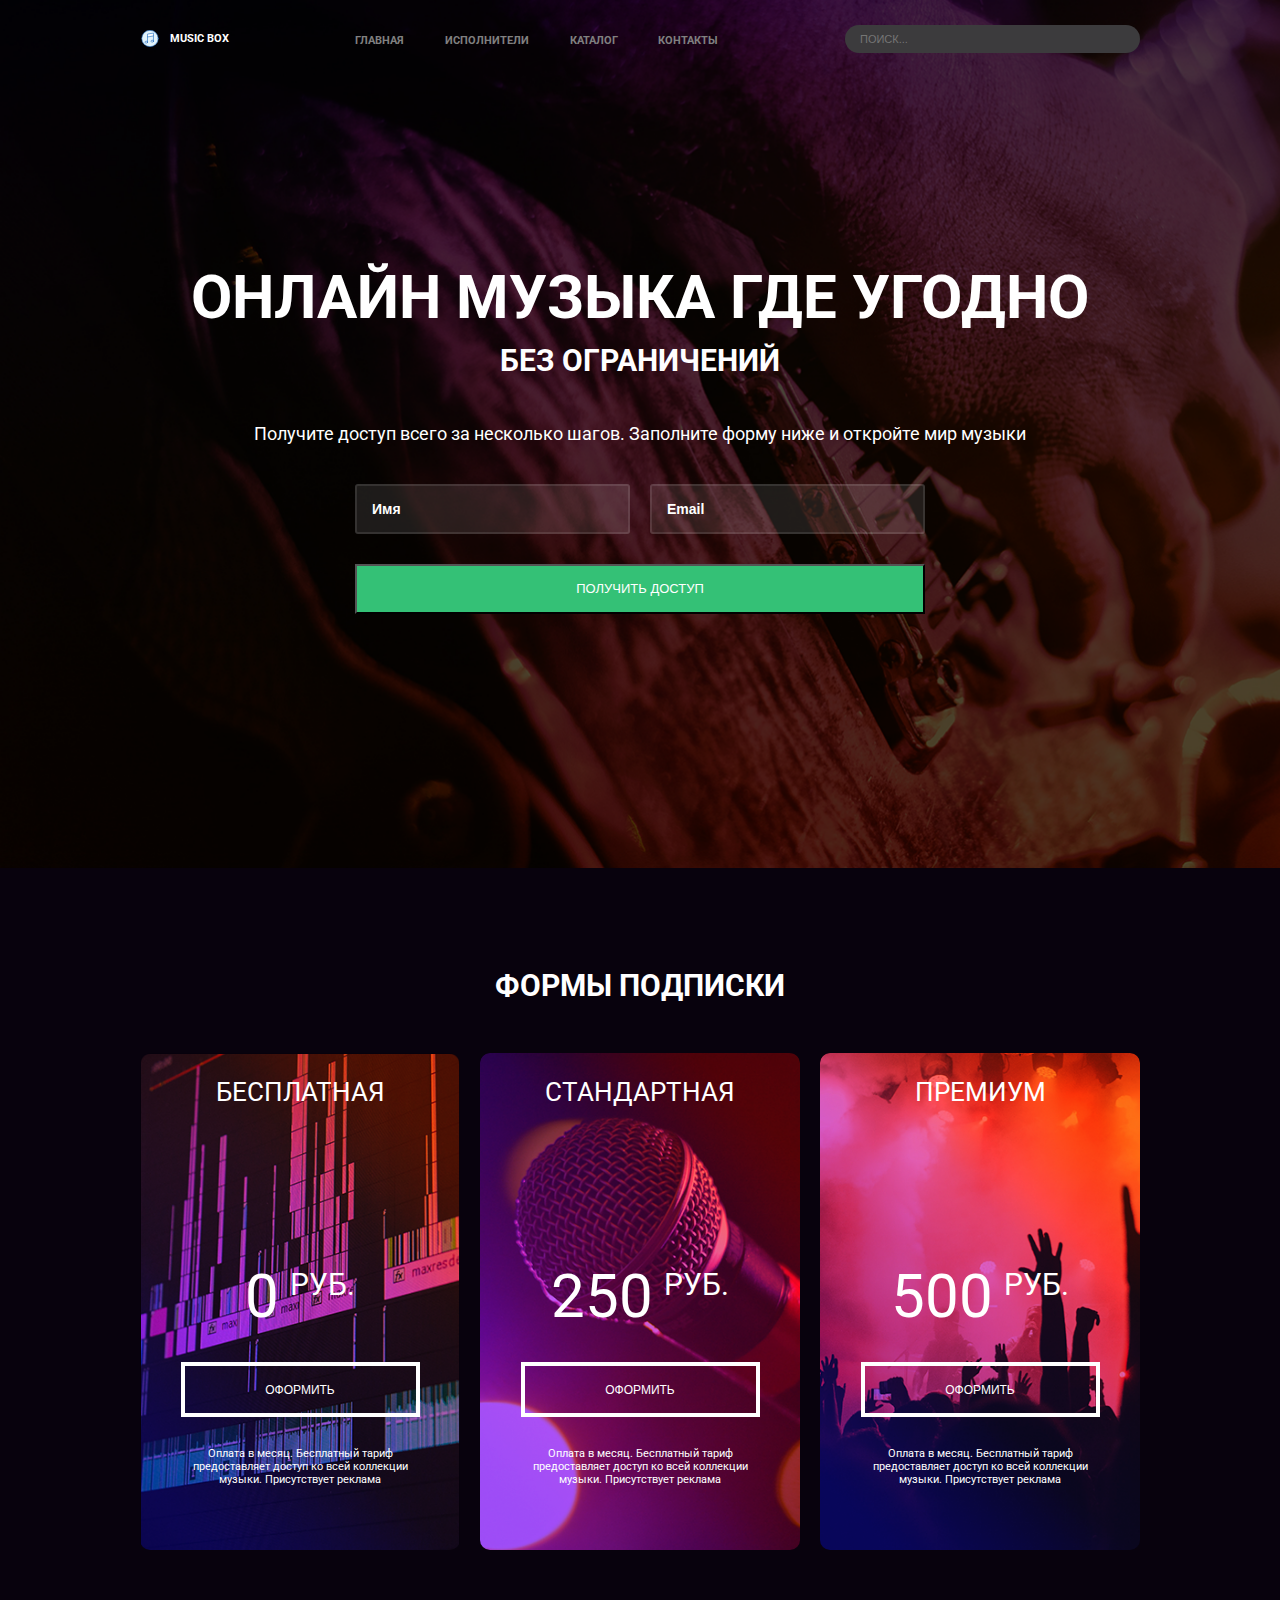
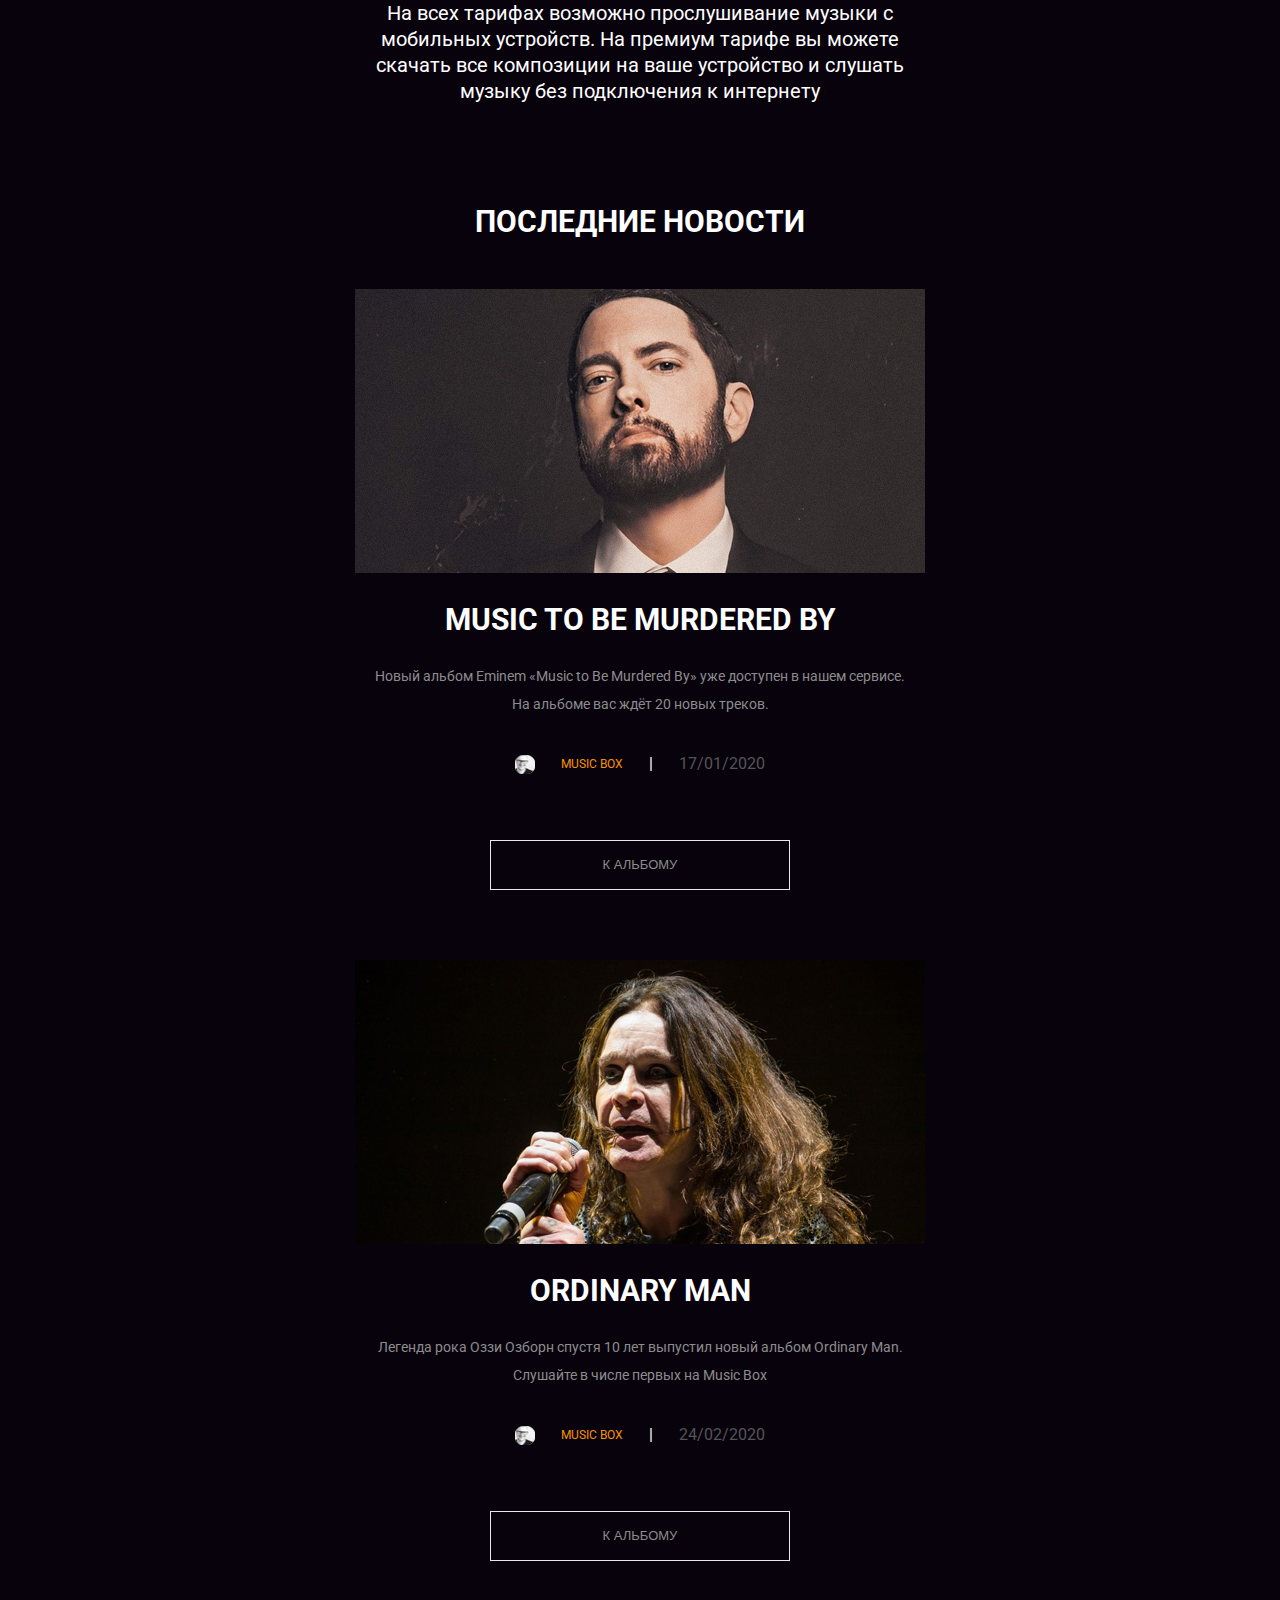
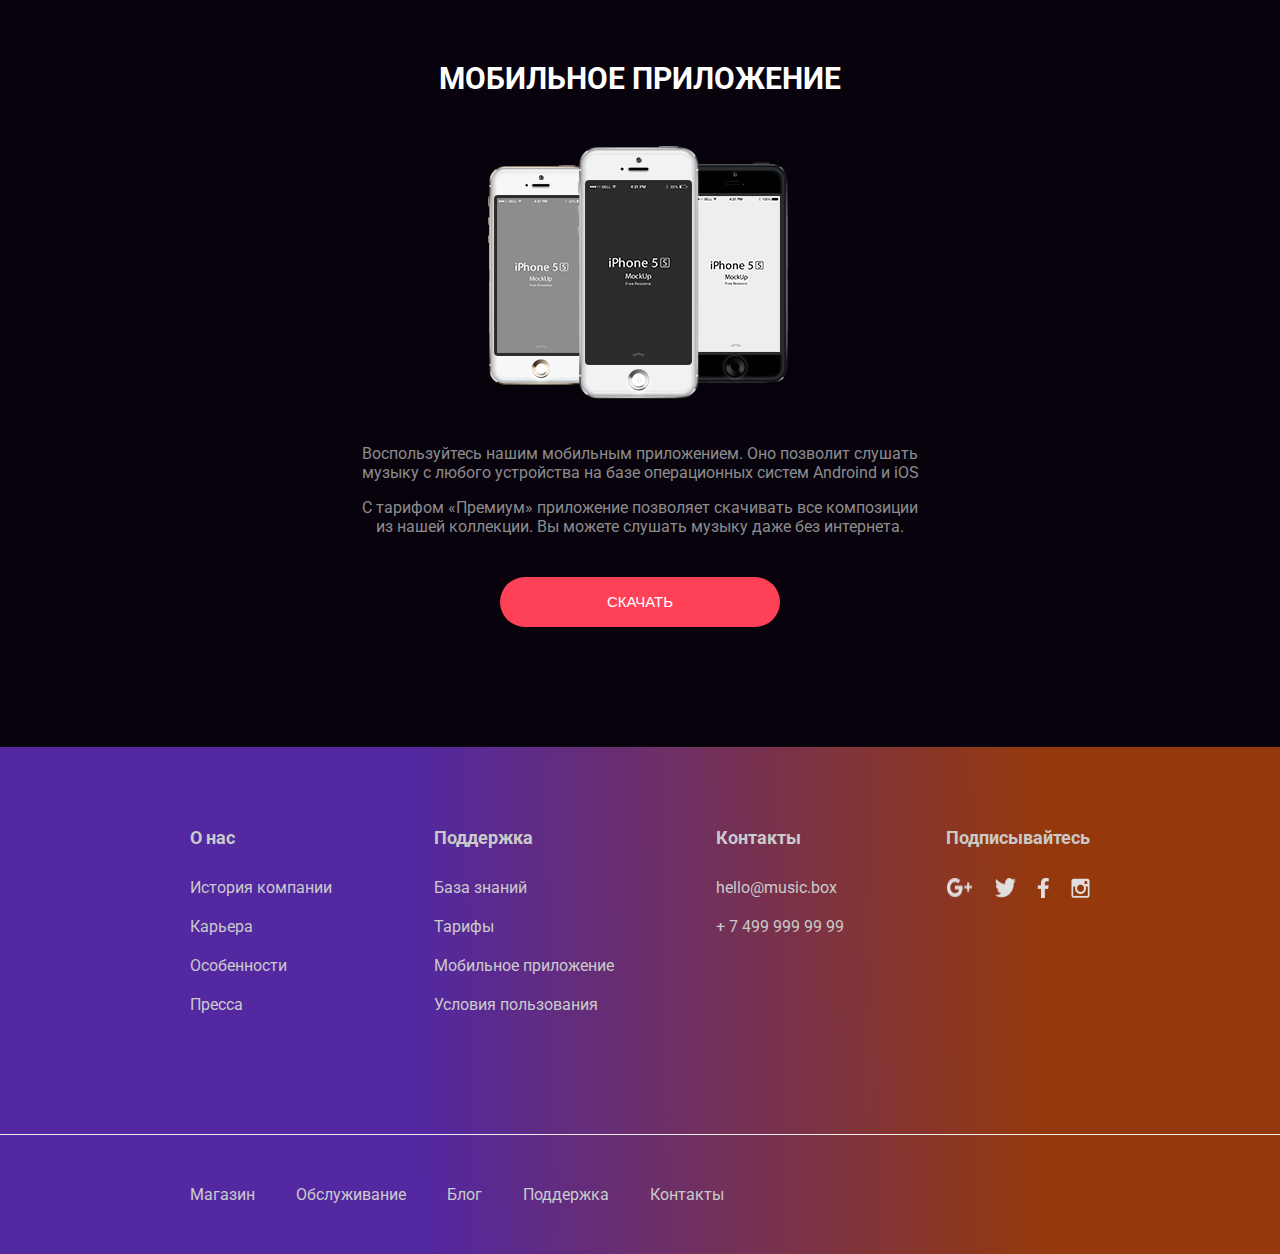
<file: index.html>
<!DOCTYPE html>
<html lang="ru">
  <head>
    <meta charset="UTF-8" />
    <meta name="viewport" content="width=device-width, initial-scale=1.0" />
    <link rel="stylesheet" href="styles/style.css" />
    <link
      href="https://fonts.googleapis.com/css2?family=Roboto&display=swap"rel="stylesheet"/>
    <title>Портал «Music Box» Игорь Алейников</title>
  </head>
  <body>
      <header class="wrapper color-white">
        <div class="pad-top-25px wrapper header-sm position-absolute flex-align-items-center flex-justify-content-space-between">
        <div class="flex-align-items-center">
          <img class="logo-size padding-right-10px" src="images/logo.svg" alt="logo" />
          <strong class="font-size-11px text-transform">Music Box</strong>
        </div>    
          <nav class="header-menu">
          <strong><a class="a-header text-transform" href="#">Главная</a></strong>
          <strong><a class="a-header text-transform pad-left-36px" href="catalog.html">Исполнители</a></strong>
          <strong><a class="a-header text-transform pad-left-36px" href="#">Каталог</a></strong>
          <strong><a class="a-header text-transform pad-left-36px" href="#">Контакты</a></strong>
        </nav>
        <div>
          <input class="header-textarea-content color-white" placeholder="ПОИСК..." type="text" />
        </div>
      </div>
    </header>
    <div class="home-bg pad-top-30px pad-bottom-254px">
     <section class="wrapper margin-top-232px home-section">
        <h1>Онлайн музыка где угодно</h1>
        <h2 class="pad-top-10px">Без ограничений</h2>
        <p class="p-sm-12 p-marg-0 font-size-18px pad-top-45px">Получите доступ всего за несколько шагов. Заполните форму ниже и откройте мир музыки</p>
        <form class="home-form pad-top-40px">
          <input class="form-input-1 form-input" placeholder="Имя" type="text">
          <input class="form-input" placeholder="Email" type="text">
        <button class="margin-top-30px font-size-13px home-btn btn">Получить доступ</button>
    </form>
     </section>
    </div>
      <main class="wrapper">
      <section class="card-section pad-top-100px wrapper color-white">
        <div>
        <h2 class="text-align-center wrapper pad-bottom-50px">Формы подписки</h2>
      </div>
      <div class="card-section ds-flex">
        <article class="card-1 card margin-right-73px">
          <h3 class="h3-card font-weight-normal">Бесплатная</h3>
          <div class="card-content">
          <div class="card-price-position">
            <span class="card-price">0</span>
            <span class="card-price-text">РУБ.</span>
          </div>
            <button class="card-btn btn font-size-22px">Оформить</button>
          <p class="card-text pad-top-30px pad-bottom-15px">Оплата в месяц. Бесплатный тариф предоставляет доступ ко всей коллекции музыки. Присутствует реклама</p>
          </div>
        </article>
        <article class="card-2 color-white card margin-right-73px">
          <h3 class="h3-card font-weight-normal">Стандартная</h3>
          <div class="card-content">
          <div class="card-price-position">
            <span class="card-price">250</span>
            <span class="card-price-text">РУБ.</span>
          </div>
          <button class="card-btn btn font-size-22px">Оформить</button>
          <p class="card-text pad-top-30px pad-bottom-15px">Оплата в месяц. Бесплатный тариф предоставляет доступ ко всей коллекции музыки. Присутствует реклама</p>
          </div>
        </article>
        <article class="card-3 card">
          <h3 class="h3-card font-weight-normal">Премиум</h3>
          <div class="card-content">
          <div class="card-price-position">
            <span class="card-price">500</span>
            <span class="card-price-text">РУБ.</span>
          </div>
            <button class="card-btn btn font-size-22px">Оформить</button>
          <p class="card-text pad-top-30px pad-bottom-15px">Оплата в месяц. Бесплатный тариф предоставляет доступ ко всей коллекции музыки. Присутствует реклама</p>
          </div>
        </article>
      </div>
      <div class="margin-top-50px text-align-center wrapper color-white">
        <p class="info-option-sm-md font-size-22px line-height-26px">На всех тарифах возможно прослушивание музыки с мобильных устройств. На премиум тарифе вы можете скачать все композиции на ваше устройство и слушать музыку без подключения к интернету</р>
      </div>
      </section>
      <section class="flex-column-md wrapper pad-top-100px">
        <div>
        <h2 class="font-size-sm-20 pad-top-sm-44 text-align-center pad-bottom-50px">Последние новости</h2>
      </div>
      <div class="flex-column-md flex-align-items-center flex-justify-content-space-between">
          <div>
          <img class="news-image-size" src="images/Music to Be Murdered By.png" alt="news-image">
        </div>
        <div class="news-text-md">
          <h2 class="news-h2">Music to Be Murdered By</h2>
          <div class="pad-top-25px">
          <p class="news-text">Новый альбом Eminem «Music to Be Murdered By» уже доступен в нашем сервисе.</p>
          <p class="news-text">На альбоме вас ждёт 20 новых треков.</p>
        </div>
        <div class="pad-top-20px flex-justify-content-space-between flex-align-items-center news-data-block color-white">
          <img class="news-avatar-size" src="images/avatar.png" alt="">
          <p class="news-avatar-text text-transform">Music box</p>
          <span>|</span>
          <span class="news-data">17/01/2020</span>
        </div>
        <form>
        <button class="news-button btn font-size-13px margin-top-50px">К альбому</button>
      </form>
        </div>
      </div>
      </section>
      <section class="flex-column-md flex-align-items-center flex-direction-row-reverse flex-justify-content-space-between pad-top-70px wrapper">
        <div>
        <img class="news-image-size" src="images/Ordinary Man.png" alt="news-image">
      </div>
      <div class="news-text-md">
        <h2 class="news-h2 ">Ordinary Man</h2>
        <div class="pad-top-25px">
        <p class="news-text">Легенда рока Оззи Озборн спустя 10 лет выпустил новый альбом Ordinary Man.</p>
        <p class="news-text">Слушайте в числе первых на Music Box</p>
      </div>
      <div class="news-data-block flex-justify-content-space-between flex-align-items-center pad-top-20px color-white">
        <img class="news-avatar-size" src="images/avatar.png" alt="">
        <p class="news-avatar-text text-transform font-style-weight">Music box</p>
        <span>|</span>
        <span class="news-data">24/02/2020</span>
      </div>
      <form>
        <button class="news-button btn margin-top-50px">К альбому</button>
      </form>
      </div>
    </section>
    <section class="media-mobile-app pad-top-100px pad-bottom-120px wrapper">
      <div>
      <h2 class="text-align-center pad-bottom-50px">Мобильное приложение</h2>
    </div>
    <div class="media-mobile-app flex-direction-row-reverse flex-align-items-center flex-justify-content-space-between">
     <div>
       <img src="images/iphone.png" alt="mobiles">
     </div>
     <div class="mobile-app-block-text wrapper p-marg-0">
       <p>Воспользуйтесь нашим мобильным приложением. Оно позволит слушать музыку с любого устройства на базе операционных систем Androind и iOS </p>
       <p class="padding-top-25px">С тарифом «Премиум» приложение позволяет скачивать все композиции из нашей коллекции. Вы можете слушать музыку даже без интернета.</p>
       <form>
       <button class="mobile-app-btn border-radius-50px btn margin-top-25px">Скачать</button>
      </form>
     </div>
    </div>
    </section>
      </main>
      <footer class="bg-footer flex-direction-column">
        <div class="pad-top-80px flex-justify-content-space-between pad-bottom-100px wrapper-footer ds-flex">
        <div class="flex-direction-column margin-bottom-sm-40">
          <strong class="heading-footer-column">О нас</strong>
          <a class="a-footer" href="#">История компании</a>
          <a class="a-footer" href="#">Карьера</a>
          <a class="a-footer"  href="#">Особенности</a>
          <a class="a-footer" href="#">Пресса</a>
        </div>
        <div class="flex-direction-column margin-bottom-sm-40">
          <strong class="heading-footer-column">Поддержка</strong>
          <a class="a-footer" href="#">База знаний</a>
          <a class="a-footer" href="#">Тарифы</a>
          <a class="a-footer" href="#">Мобильное приложение</a>
          <a class="a-footer" href="#">Условия пользования</a>
        </div>
        <div class="flex-direction-column margin-bottom-sm-40">
          <strong class="heading-footer-column">Контакты</strong>
          <a class="a-footer" href="#">hello@music.box</a>
          <a class="a-footer" href="#">+ 7 499 999 99 99</a>
        </div>
        <div class="flex-direction-column width-sm-182">
          <strong class="heading-footer-column">Подписывайтесь</strong>
          <div class="flex-justify-content-space-between">
          <img src="images/Google+.png" alt="google+">
          <img src="images/Twitter.png" alt="twitter">
          <img src="images/Facebook.png" alt="Facebook">
          <img src="images/Instagram.png" alt="instagram">
        </div>
        </div>
      </div>
      <div class="footer-border">
        <div class="flex-align-items-center wrapper-footer">
          <div class="wrapper-footer-other flex-justify-content-space-between">
          <a class="a-footer-2" href="#">Магазин</a>
          <a class="a-footer-2" href="#">Обслуживание</a>
          <a class="a-footer-2" href="#">Блог</a>
          <a class="a-footer-2" href="#">Поддержка</a>
          <a class="a-footer-2" href="#">Контакты</a>
          </div>
        </div>
      </div>
      </footer>
  </body>
</html>
</file>
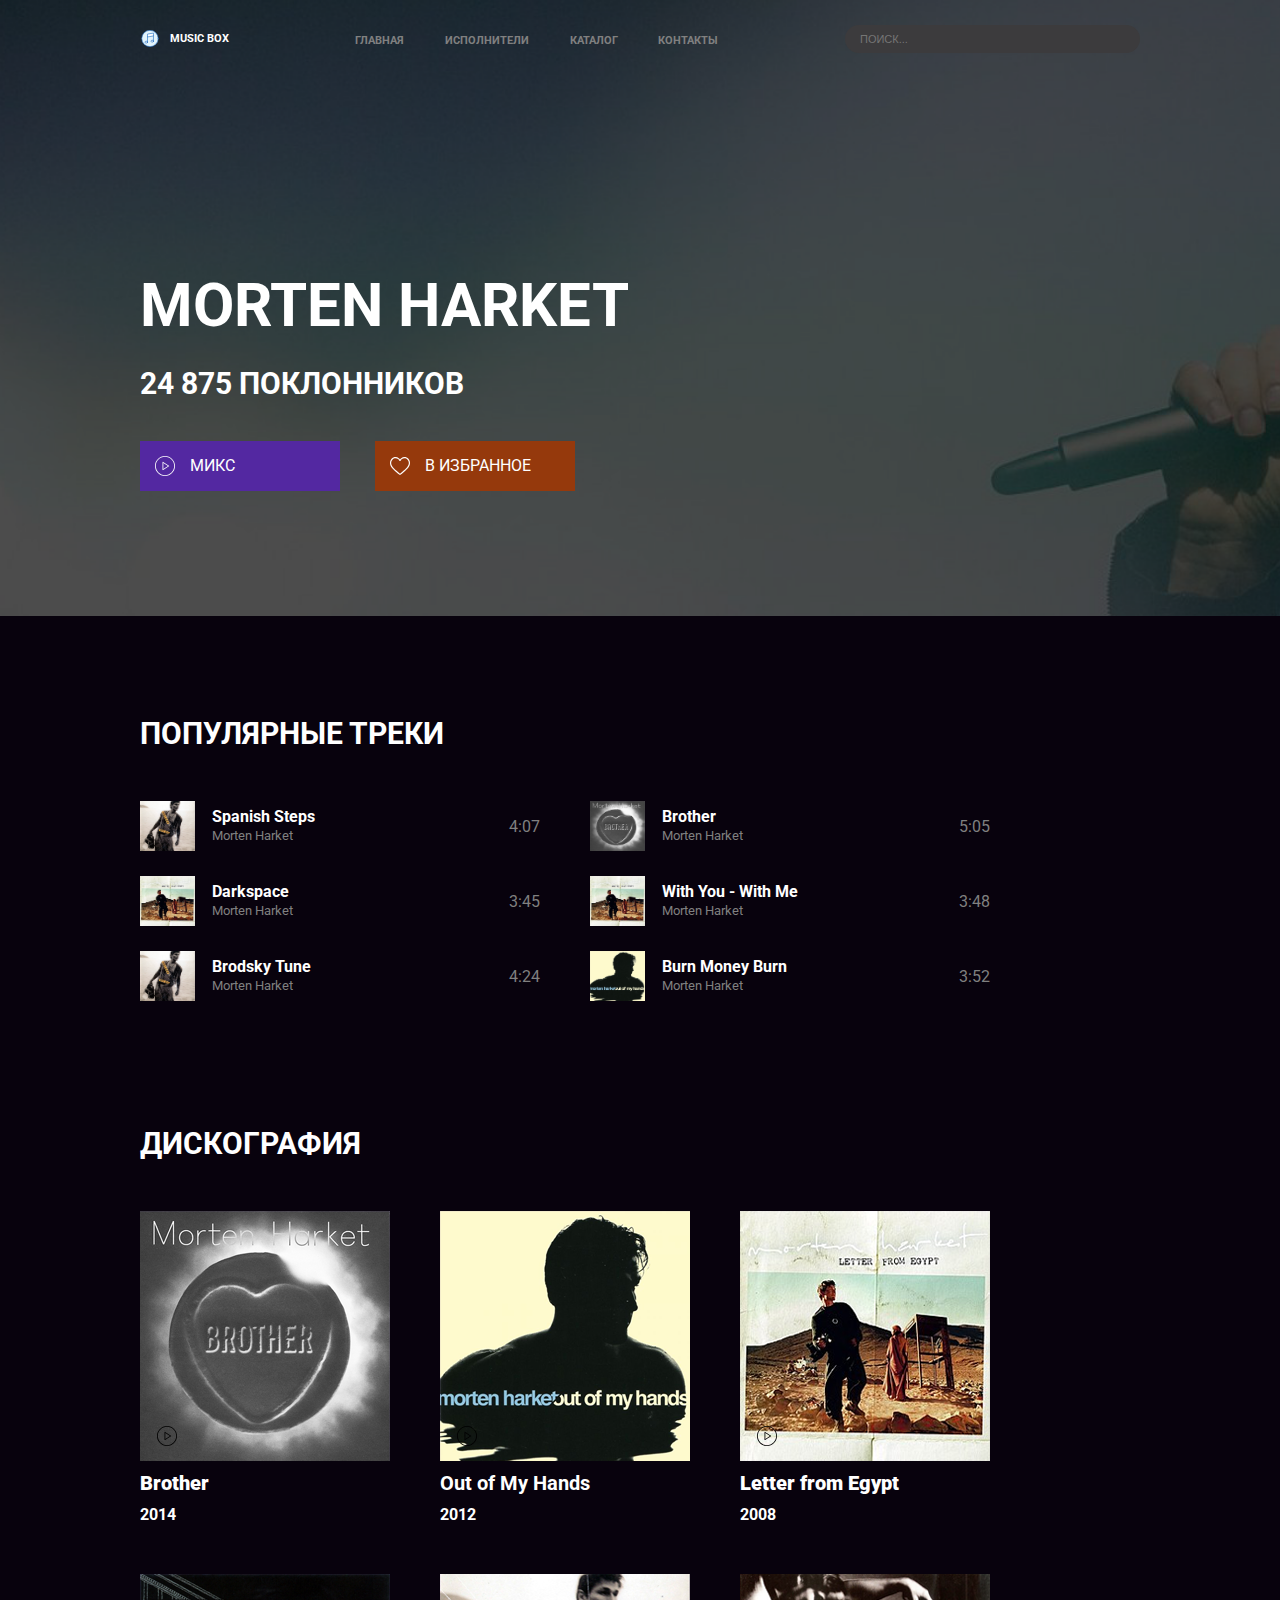
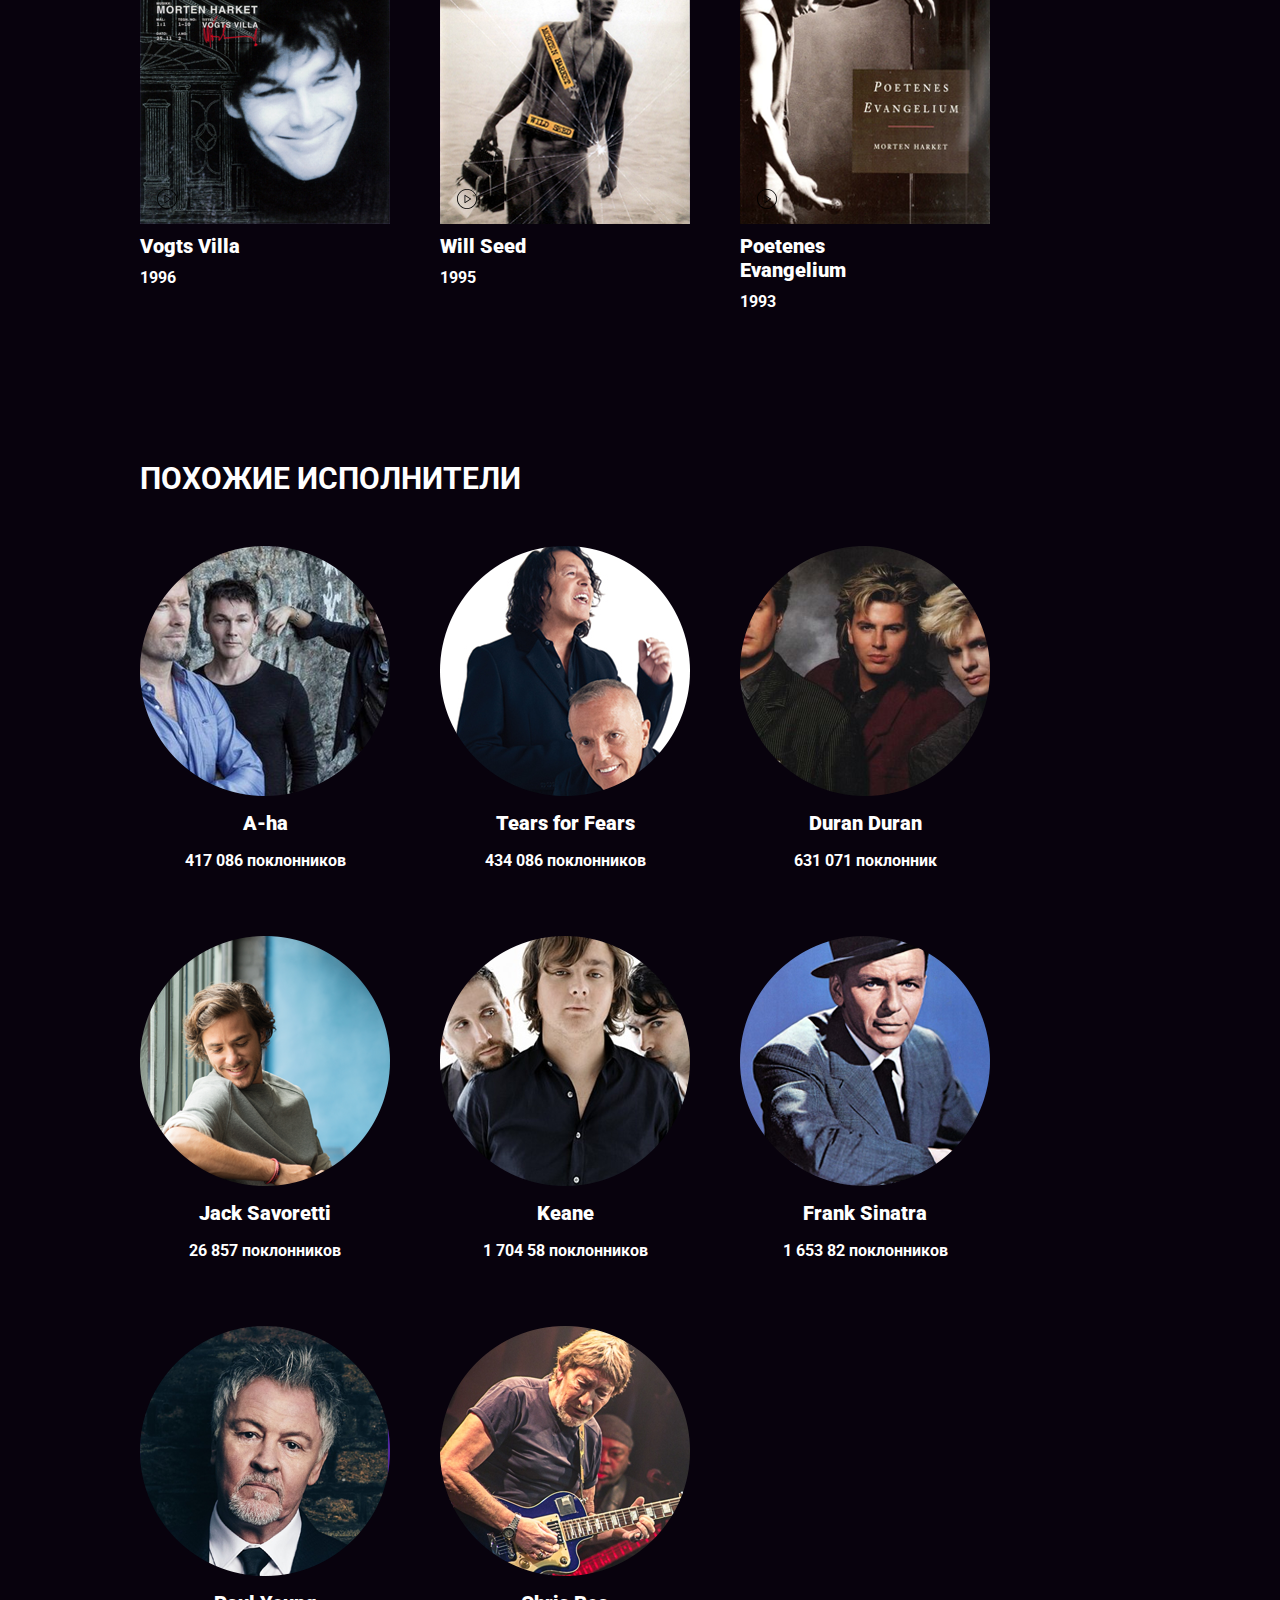
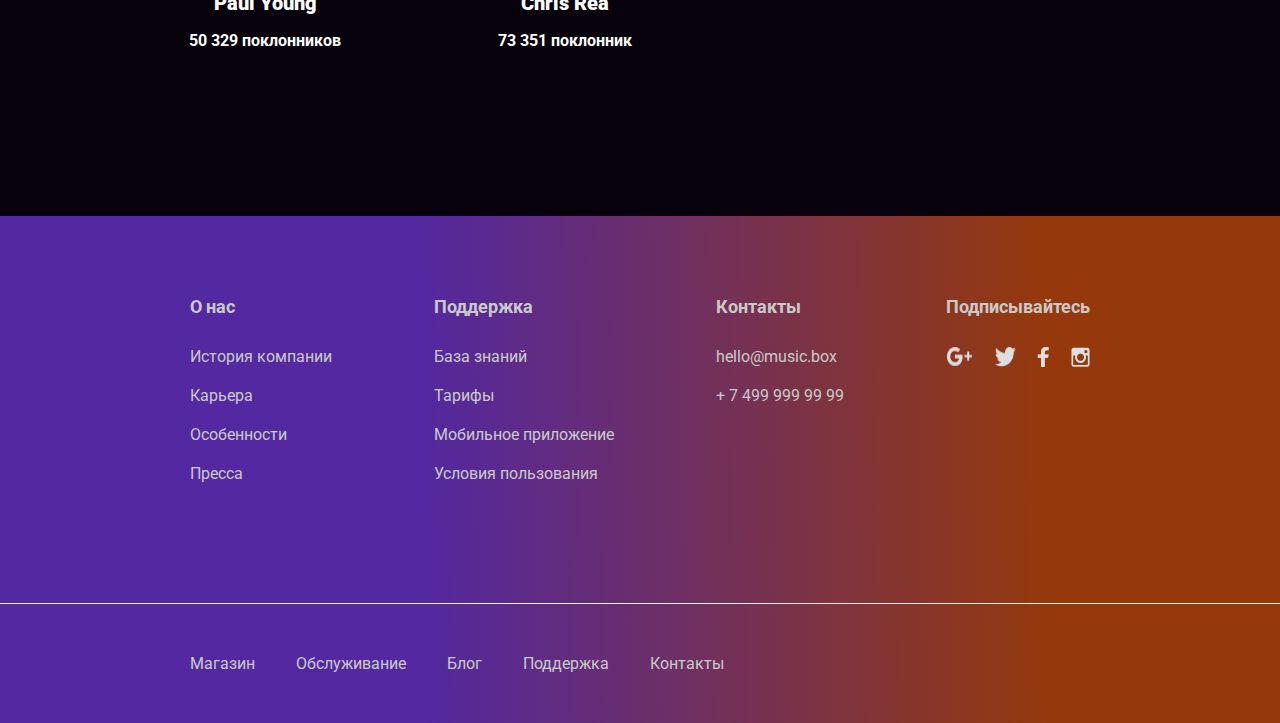
<file: catalog.html>
<!DOCTYPE html>
<html lang="ru">
  <head>
    <meta charset="UTF-8" />
    <meta name="viewport" content="width=device-width, initial-scale=1.0" />
    <link rel="stylesheet" href="styles/style.css" />
    <link
      href="https://fonts.googleapis.com/css2?family=Roboto&display=swap"
      rel="stylesheet"
    />
    <title>Портал «Music Box» Игорь Алейников</title>
  </head>
  <body>
    <header class="wrapper color-white">
      <div
        class="pad-top-25px wrapper header-sm position-absolute flex-align-items-center flex-justify-content-space-between"
      >
        <div class="flex-align-items-center">
          <img
            class="logo-size padding-right-10px"
            src="images/logo.svg"
            alt="logo"
          />
          <strong class="font-size-11px text-transform">Music Box</strong>
        </div>
        <nav class="header-menu">
          <strong
            ><a class="a-header text-transform" href="index.html"
              >Главная</a
            ></strong
          >
          <strong
            ><a
              class="a-header text-transform pad-left-36px"
              href="catalog.html"
              >Исполнители</a
            ></strong
          >
          <strong
            ><a class="a-header text-transform pad-left-36px" href="#"
              >Каталог</a
            ></strong
          >
          <strong
            ><a class="a-header text-transform pad-left-36px" href="#"
              >Контакты</a
            ></strong
          >
        </nav>
        <div>
          <input
            class="header-textarea-content color-white"
            placeholder="ПОИСК..."
            type="text"
          />
        </div>
      </div>
    </header>
    <div class="catalog-main-bg pad-top-30px pad-bottom-100px">
      <section class="wrapper color-white">
        <h1 class="pad-top-240px pad-bottom-25px">
          Morten Harket
        </h1>
        <h2 class="font-size-sm-14">
          24 875 поклонников
        </h2>
        <div class="ds-flex btn-container-md pad-top-40px">
          <a
            href="#"
            class="margin-bottom-md-25 margin-right-35px text-transform flex-align-items-center bg-purple btn catalog-btn"
          >
            <img
              class="main-img-catalog-position svg-img-size img-filter"
              src="images/play-button.svg"
              alt="playbutton"
            />Микс
          </a>
          <a
            href="#"
            class="text-transform flex-align-items-center btn bg-red catalog-btn"
          >
            <img
              class="img-filter main-img-catalog-position svg-img-size"
              src="images/heart.svg"
              alt="heart"
            />В избранное
          </a>
        </div>
      </section>
    </div>
    <main>
      <section
        class="wrapper font-style-normal font-weight-normal color-white pad-top-100px"
      >
        <div>
          <h2 class="pad-bottom-50px">Популярные треки</h2>
        </div>
        <div class="ds-flex wrapper flex-wrap">
          <article class="pad-bottom-25px pad-right-50px">
            <div
              class="music-width-md-sm flex-align-items-center width-550px flex-justify-content-space-between"
            >
              <div class="flex-align-items-center">
                <img
                  class="music-ava-size"
                  src="images/WildSeed.png"
                  alt="photo"
                />
                <div class="pad-left-17px">
                  <strong class="font-size-16px">Spanish Steps</strong>
                  <p
                    class="p-marg-0 font-size-13px color-gray line-height-20px"
                  >
                    Morten Harket
                  </p>
                </div>
              </div>
              <div>
                <span class="color-gray">4:07</span>
              </div>
            </div>
          </article>
          <article class="pad-bottom-25px pad-right-50px">
            <div
              class="music-width-md-sm flex-align-items-center width-550px flex-justify-content-space-between"
            >
              <div class="flex-align-items-center">
                <img
                  class="music-ava-size"
                  src="images/Brother.png"
                  alt="photo"
                />
                <div class="pad-left-17px">
                  <strong class="font-size-16px">Brother</strong>
                  <p
                    class="p-marg-0 font-size-13px color-gray line-height-20px"
                  >
                    Morten Harket
                  </p>
                </div>
              </div>
              <div>
                <span class="color-gray">5:05</span>
              </div>
            </div>
          </article>
          <article class="flex-direction-column pad-bottom-25px pad-right-50px">
            <div
              class="music-width-md-sm flex-align-items-center width-550px flex-justify-content-space-between"
            >
              <div class="flex-align-items-center">
                <img
                  class="music-ava-size"
                  src="images/LetterfromEgypt.png"
                  alt="photo"
                />
                <div class="pad-left-17px">
                  <strong class="font-size-16px">Darkspace</strong>
                  <p
                    class="p-marg-0 font-size-13px color-gray line-height-20px"
                  >
                    Morten Harket
                  </p>
                </div>
              </div>
              <div>
                <span class="color-gray">3:45</span>
              </div>
            </div>
          </article>
          <article class="pad-bottom-25px pad-right-50px">
            <div
              class="music-width-md-sm flex-align-items-center width-550px flex-justify-content-space-between"
            >
              <div class="flex-align-items-center">
                <img
                  class="music-ava-size"
                  src="images/LetterfromEgypt.png"
                  alt="photo"
                />
                <div class="pad-left-17px">
                  <strong class="font-size-16px">With You - With Me</strong>
                  <p
                    class="p-marg-0 font-size-13px color-gray line-height-20px"
                  >
                    Morten Harket
                  </p>
                </div>
              </div>
              <div>
                <span class="color-gray">3:48</span>
              </div>
            </div>
          </article>
          <article class="pad-bottom-25px pad-right-50px">
            <div
              class="music-width-md-sm flex-align-items-center width-550px flex-justify-content-space-between"
            >
              <div class="flex-align-items-center">
                <img
                  class="music-ava-size"
                  src="images/WildSeed.png"
                  alt="photo"
                />
                <div class="pad-left-17px">
                  <strong class="font-size-16px">Brodsky Tune</strong>
                  <p
                    class="p-marg-0 font-size-13px color-gray line-height-20px"
                  >
                    Morten Harket
                  </p>
                </div>
              </div>
              <div>
                <span class="color-gray">4:24</span>
              </div>
            </div>
          </article>
          <article class="flex-direction-column pad-bottom-25px pad-right-50px">
            <div
              class="music-width-md-sm flex-align-items-center width-550px flex-justify-content-space-between"
            >
              <div class="flex-align-items-center">
                <img
                  class="music-ava-size"
                  src="images/OutofMyHands.png"
                  alt="photo"
                />
                <div class="pad-left-17px">
                  <strong class="font-size-16px">Burn Money Burn</strong>
                  <p
                    class="p-marg-0 font-size-13px color-gray line-height-20px"
                  >
                    Morten Harket
                  </p>
                </div>
              </div>
              <div>
                <span class="color-gray">3:52</span>
              </div>
            </div>
          </article>
        </div>
      </section>

      <section
        class="wrapper pad-top-100px ds-flex flex-wrap color-white font-style-normal font-weight-bold"
      >
        <div>
          <h2 class="pad-bottom-50px wrapper">
            Дискография
          </h2>
        </div>

        <article class="pad-right-50px pad-bottom-50px">
          <div class="img-preview-1 img-preview-size">
            <img
              class="svg-img-size pad-left-17px pad-top-215px"
              src="images/play-button.svg"
              alt="playbutton"
            />
          </div>
          <div class="pad-top-10px flex-direction-column">
            <strong class="font-size-20px font-size-16px-media">Brother</strong>
            <span class="pad-top-10px">2014</span>
          </div>
        </article>
        <article class="pad-right-50px pad-bottom-50px">
          <div class="img-preview-2 img-preview-size">
            <img
              class="svg-img-size pad-left-17px pad-top-215px"
              src="images/play-button.svg"
              alt="playbutton"
            />
          </div>
          <div class="pad-top-10px flex-direction-column">
            <strong class="font-size-20px font-weight-bold"
              >Out of My Hands</strong
            >
            <span class="pad-top-10px">2012</span>
          </div>
        </article>
        <article class="pad-right-50px pad-bottom-50px">
          <div class="img-preview-3 img-preview-size">
            <img
              class="svg-img-size pad-left-17px pad-top-215px"
              src="images/play-button.svg"
              alt="playbutton"
            />
          </div>
          <div class="pad-top-10px flex-direction-column">
            <strong class="font-size-20px">Letter from Egypt</strong>
            <span class="pad-top-10px">2008</span>
          </div>
        </article>
        <article class="pad-right-50px pad-bottom-50px">
          <div class="img-preview-4 img-preview-size">
            <img
              class="svg-img-size pad-left-17px pad-top-215px"
              src="images/play-button.svg"
              alt="playbutton"
            />
          </div>
          <div class="pad-top-10px flex-direction-column">
            <strong class="font-size-20px">Vogts Villa</strong>
            <span class="pad-top-10px">1996</span>
          </div>
        </article>
        <article class="pad-right-50px pad-bottom-50px">
          <div class="img-preview-5 img-preview-size">
            <img
              class="svg-img-size pad-left-17px pad-top-215px"
              src="images/play-button.svg"
              alt="playbutton"
            />
          </div>
          <div class="pad-top-10px flex-direction-column">
            <strong class="font-size-20px">Will Seed</strong>
            <span class="pad-top-10px">1995</span>
          </div>
        </article>
        <article class="pad-right-50px pad-bottom-50px">
          <div class="img-preview-6 img-preview-size">
            <img
              class="svg-img-size pad-left-17px pad-top-215px"
              src="images/play-button.svg"
              alt="playbutton"
            />
          </div>
          <div class="pad-top-10px flex-direction-column">
            <strong
              class="font-size-20px color-white font-style-normal ont-size-md-16 width-md-130"
              >Poetenes Evangelium</strong
            >
            <span class="pad-top-10px">1993</span>
          </div>
        </article>
      </section>

      <section
        class="ds-flex flex-wrap pad-top-100px wrapper color-white font-style-normal font-weight-bold"
      >
        <h2 class="wrapper pad-bottom-50px">
          Похожие исполнители
        </h2>
        <article
          class="pad-right-50px pad-bottom-50px text-align-center flex-direction-column"
        >
          <img
            class="img-executor-sm-size"
            src="images/A-ha.png"
            alt="executor"
          />
          <div class="pad-top-15px">
            <strong class="font-size-20px">A-ha</strong>
            <p class="font-size-16px font-size-md-12">
              417 086 поклонников
            </p>
          </div>
        </article>
        <article
          class="flex-direction-column text-align-center pad-right-50px pad-bottom-50px"
        >
          <img
            class="img-executor-sm-size"
            src="images/Tears for Fears.png"
            alt="executor"
          />
          <div class="pad-top-15px">
            <strong class="font-size-20px">Tears for Fears</strong>
            <p class="font-size-16px font-size-md-12">
              434 086 поклонников
            </p>
          </div>
        </article>
        <article
          class="flex-direction-column text-align-center pad-right-50px pad-bottom-50px"
        >
          <img
            class="img-executor-sm-size"
            src="images/Duran Duran.png"
            alt="executor"
          />
          <div class="pad-top-15px">
            <strong class="font-size-20px">Duran Duran</strong>
            <p class="font-size-16px font-size-md-12">
              631 071 поклонник
            </p>
          </div>
        </article>
        <article
          class="flex-direction-column text-align-center pad-right-50px pad-bottom-50px"
        >
          <img
            class="img-executor-sm-size"
            src="images/Jack Savoretti.png"
            alt="executor"
          />
          <div class="pad-top-15px">
            <strong class="font-size-20px">Jack Savoretti</strong>
            <p class="font-size-16px font-size-md-12">
              26 857 поклонников
            </p>
          </div>
        </article>
        <article
          class="flex-direction-column text-align-center pad-right-50px pad-bottom-50px"
        >
          <img
            class="img-executor-sm-size"
            src="images/Keane.png"
            alt="executor"
          />
          <div class="pad-top-15px">
            <strong class="font-size-20px">Keane</strong>
            <p class="font-size-16px font-size-md-12">
              1 704 58 поклонников
            </p>
          </div>
        </article>
        <article
          class="flex-direction-column text-align-center pad-right-50px pad-bottom-50px"
        >
          <img
            class="img-executor-sm-size"
            src="images/Frank Sinatra.png"
            alt="executor"
          />
          <div class="pad-top-15px">
            <strong class="font-size-20px">Frank Sinatra</strong>
            <p class="font-size-16px font-size-md-12">
              1 653 82 поклонников
            </p>
          </div>
        </article>
        <article
          class="flex-direction-column text-align-center pad-right-50px pad-bottom-50px"
        >
          <img
            class="img-executor-sm-size"
            src="images/Paul Young.png"
            alt="executor"
          />
          <div class="pad-top-15px">
            <strong class="font-size-20px">Paul Young</strong>
            <p class="font-size-16px font-size-md-12">
              50 329 поклонников
            </p>
          </div>
        </article>
        <article
          class="flex-direction-column text-align-center pad-right-50px pad-bottom-50px"
        >
          <img
            class="img-executor-sm-size"
            src="images/Chris Rea.png"
            alt="executor"
          />
          <div class="pad-top-15px">
            <strong class="font-size-20px"> Chris Rea</strong>
            <p class="font-size-16px font-size-md-12">
              73 351 поклонник
            </p>
          </div>
        </article>
      </section>
    </main>
    <footer class="bg-footer flex-direction-column margin-top-100px">
      <div
        class="pad-top-80px flex-justify-content-space-between pad-bottom-100px wrapper-footer ds-flex"
      >
        <div class="flex-direction-column margin-bottom-sm-40">
          <strong class="heading-footer-column">О нас</strong>
          <a class="a-footer font-style-weight" href="#">История компании</a>
          <a class="a-footer font-style-weight" href="#">Карьера</a>
          <a class="a-footer font-style-weight" href="#">Особенности</a>
          <a class="a-footer font-style-weight" href="#">Пресса</a>
        </div>
        <div class="flex-direction-column margin-bottom-sm-40">
          <strong class="heading-footer-column">Поддержка</strong>
          <a class="a-footer font-style-weight" href="#">База знаний</a>
          <a class="a-footer font-style-weight" href="#">Тарифы</a>
          <a class="a-footer font-style-weight" href="#"
            >Мобильное приложение</a
          >
          <a class="a-footer font-style-weight" href="#">Условия пользования</a>
        </div>
        <div class="flex-direction-column margin-bottom-sm-40">
          <strong class="heading-footer-column">Контакты</strong>
          <a class="a-footer font-style-weight" href="#">hello@music.box</a>
          <a class="a-footer font-style-weight" href="#">+ 7 499 999 99 99</a>
        </div>
        <div class="flex-direction-column">
          <strong class="heading-footer-column">Подписывайтесь</strong>
          <div class="flex-justify-content-space-between">
            <img src="images/Google+.png" alt="google+" />
            <img src="images/Twitter.png" alt="twitter" />
            <img src="images/Facebook.png" alt="Facebook" />
            <img src="images/Instagram.png" alt="instagram" />
          </div>
        </div>
      </div>
      <div class="footer-border">
        <div class="flex-align-items-center wrapper-footer">
          <div class="wrapper-footer-other flex-justify-content-space-between">
            <a class="a-footer-2 font-style-weight" href="#">Магазин</a>
            <a class="a-footer-2 font-style-weight" href="#">Обслуживание</a>
            <a class="a-footer-2 font-style-weight" href="#">Блог</a>
            <a class="a-footer-2 font-style-weight" href="#">Поддержка</a>
            <a class="a-footer-2 font-style-weight" href="#">Контакты</a>
          </div>
        </div>
      </div>
    </footer>
  </body>
</html>
</file>
<file: styles/style.css>
body {
  font-family: "Roboto", sans-serif;
  margin: 0;
  background: #08020d;
}

.btn {
  background: none;
  text-transform: uppercase;
  outline: none;
  cursor: pointer;
  text-decoration: none;
  text-align: center;
  line-height: 16px;
  color: white;
  -webkit-box-sizing: border-box;
          box-sizing: border-box;
  font-style: normal;
}

.margin-right-35px {
  margin-right: 35px;
}

.wrapper {
  width: 1200px;
  margin: 0 auto;
}

.wrapper-footer {
  width: 1020px;
  margin: 0 auto;
}

.width-550px {
  width: 550px;
}

.pad-left-17px {
  padding-left: 17px;
}

.p-marg-0 {
  margin: 0;
}

.font-size-22px {
  font-size: 22px;
}

.line-height-26px {
  line-height: 26px;
}

.line-height-20px {
  line-height: 20px;
}

.flex-justify-content-start {
  display: -webkit-box;
  display: -ms-flexbox;
  display: flex;
  -webkit-box-pack: start;
      -ms-flex-pack: start;
          justify-content: start;
}

.margin-top-25px {
  margin-top: 25px;
}

.border-radius-50px {
  border-radius: 50px;
}

.pad-top-10px {
  padding-top: 10px;
}

.pad-bottom-254px {
  padding-bottom: 254px;
}

.position-absolute {
  position: absolute;
}

.pad-top-20px {
  padding-top: 20px;
}

.pad-top-25px {
  padding-top: 25px;
}

.pad-top-30px {
  padding-top: 30px;
}

.pad-top-50px {
  padding-top: 50px;
}

.pad-top-70px {
  padding-top: 70px;
}

.pad-bottom-120px {
  padding-bottom: 120px;
}

.pad-bottom-25px {
  padding-bottom: 25px;
}

.margin-top-30px {
  margin-top: 30px;
}

.pad-bottom-100px {
  padding-bottom: 100px;
}

.pad-left-36px {
  padding-left: 36.6px;
}

.pad-bottom-25px {
  padding-bottom: 25px;
}

.pad-bottom-50px {
  padding-bottom: 50px;
}

.pad-right-50px {
  padding-right: 50px;
}

.pad-bottom-15px {
  padding-bottom: 64px;
}

.margin-right-73px {
  margin-right: 73px;
}

.pad-top-40px {
  padding-top: 40px;
}

.pad-top-80px {
  padding-top: 80px;
}

.pad-top-100px {
  padding-top: 100px;
}

.margin-top-50px {
  margin-top: 50px;
}

.padding-right-3px {
  padding-right: 3px;
}

.width-100px {
  width: 100px;
}

.pad-top-240px {
  padding-top: 240px;
}

.font-style-normal {
  font-style: normal;
}

.font-weight-normal {
  font-weight: normal;
}

.font-weight-bold {
  font-weight: bold;
}

.font-size-60px {
  font-size: 60px;
}

.font-size-11px {
  font-size: 11px;
}

.font-size-20px {
  font-size: 20px;
}

.font-size-18px {
  font-size: 18px;
}

.font-size-16px {
  font-size: 16px;
}

.font-size-13px {
  font-size: 13px;
}

.font-size-30px {
  font-size: 30px;
}

.margin-top-100px {
  margin-top: 100px;
}

.color-gray {
  color: #808080;
}

.text-align-center {
  text-align: center;
}

.margin-top-232px {
  margin-top: 232px;
}

.padding-right-10px {
  padding-right: 10px;
}

.pad-top-223px {
  padding-top: 223px;
}

.pad-top-45px {
  padding-top: 45px;
}

.pad-top-215px {
  padding-top: 215px;
}

.margin-bottom-254px {
  margin-bottom: 254px;
}

.pad-top-15px {
  padding-top: 15px;
}

.flex-wrap {
  -ms-flex-wrap: wrap;
      flex-wrap: wrap;
}

.flex-align-items-center {
  display: -webkit-box;
  display: -ms-flexbox;
  display: flex;
  -webkit-box-align: center;
      -ms-flex-align: center;
          align-items: center;
}

.flex-align-items-center {
  display: -webkit-box;
  display: -ms-flexbox;
  display: flex;
  -webkit-box-align: center;
      -ms-flex-align: center;
          align-items: center;
}

.flex-direction-row-reverse {
  display: -webkit-box;
  display: -ms-flexbox;
  display: flex;
  -webkit-box-orient: horizontal;
  -webkit-box-direction: reverse;
      -ms-flex-direction: row-reverse;
          flex-direction: row-reverse;
}

.flex-justify-content-space-between {
  display: -webkit-box;
  display: -ms-flexbox;
  display: flex;
  -webkit-box-pack: justify;
      -ms-flex-pack: justify;
          justify-content: space-between;
}

.flex-direction-column {
  display: -webkit-box;
  display: -ms-flexbox;
  display: flex;
  -webkit-box-orient: vertical;
  -webkit-box-direction: normal;
      -ms-flex-direction: column;
          flex-direction: column;
}

.color-white {
  color: white;
}

.text-transform {
  text-transform: uppercase;
}

.ds-flex {
  display: -webkit-box;
  display: -ms-flexbox;
  display: flex;
}

h1, h2, h3 {
  margin: 0;
  color: white;
  font-style: normal;
  font-weight: bold;
  text-transform: uppercase;
}

h1 {
  font-size: 60px;
}

h2 {
  font-size: 30px;
}

.catalog-main-bg {
  background-image: url(../images/Catalogbanner.png);
  background-size: cover;
}

.img-filter {
  -webkit-filter: invert(100%);
          filter: invert(100%);
}

.catalog-btn {
  width: 200px;
  height: 50px;
  border: none;
  color: white;
}

.main-img-catalog-position {
  padding-right: 15px;
  padding-left: 15px;
}

.svg-img-size {
  width: 20px;
  height: 20px;
}

.bg-purple {
  background: #5328a1;
}

.bg-red {
  background: #95390c;
}

.music-ava-size {
  width: 55.3px;
  height: 50px;
}

.img-preview-size {
  width: 250px;
  height: 250px;
}

.img-preview-1 {
  background-image: url(../images/Brother.png);
  background-size: contain;
}

.img-preview-2 {
  background-image: url(../images/OutofMyHands.png);
  background-size: contain;
}

.img-preview-3 {
  background-image: url(../images/LetterfromEgypt.png);
  background-size: contain;
}

.img-preview-4 {
  background-image: url(../images/VogtsVilla.png);
  background-size: contain;
}

.img-preview-5 {
  background-image: url(../images/WildSeed.png);
  background-size: contain;
}

.img-preview-6 {
  background-image: url(../images/PoetenesEvangelium.png);
  background-size: contain;
}

.home-bg {
  background-image: url(../images/banner.png);
  background-size: cover;
}

.logo-size {
  width: 19.76px;
  height: 17px;
}

.header-menu .a-header {
  text-decoration: none;
  color: #808080;
  font-size: 11px;
}

.header-menu .a-header:hover {
  color: white;
  -webkit-transition: 0.2s;
  transition: 0.2s;
}

.header-textarea-content {
  background: #3c3b3d;
  border-radius: 50px;
  outline: none;
  border: none;
  width: 278px;
  height: 25.71px;
  padding-left: 15px;
  font-size: 11px;
}

.home-form {
  max-width: 570px;
  margin: 0 auto;
  display: -webkit-box;
  display: -ms-flexbox;
  display: flex;
  -ms-flex-wrap: wrap;
      flex-wrap: wrap;
  -webkit-box-pack: justify;
      -ms-flex-pack: justify;
          justify-content: space-between;
}

.home-btn {
  background: #34c176;
  height: 50px;
  width: 100%;
}

.home-section {
  color: white;
  font-weight: normal;
  font-weight: normal;
  text-align: center;
}

.form-input {
  background: rgba(255, 255, 255, 0.1);
  border: 2px solid rgba(255, 255, 255, 0.1);
  -webkit-box-sizing: border-box;
          box-sizing: border-box;
  border-radius: 3px;
  width: 275px;
  height: 50px;
  font-weight: bold;
  font-size: 14px;
  outline: none;
  padding-left: 15px;
}

.form-input::-webkit-input-placeholder {
  color: white;
}

.form-input:-ms-input-placeholder {
  color: white;
}

.form-input::-ms-input-placeholder {
  color: white;
}

.form-input::placeholder {
  color: white;
}

.card-1 {
  background: url(../images/subscribe_1.png);
}

.card-2 {
  background: url(../images/subscribe_2.png);
}

.card-3 {
  background: url(../images/subscribe_3.png);
}

.card-btn {
  border: 4px solid #ffffff;
  width: 300px;
  height: 70px;
}

.card-btn:hover {
  background: rgba(255, 255, 255, 0.1);
  -webkit-transition: 0.3s;
  transition: 0.3s;
}

.card {
  -webkit-box-flex: 1;
      -ms-flex-positive: 1;
          flex-grow: 1;
  background-size: cover;
  border-radius: 20px;
  border-radius: 10px;
}

.card-price {
  font-size: 60px;
  margin-top: 0;
  line-height: 60px;
}

.card-price-text {
  font-size: 30px;
  padding-left: 11px;
}

.card-price-position {
  display: -webkit-box;
  display: -ms-flexbox;
  display: flex;
  -webkit-box-pack: center;
      -ms-flex-pack: center;
          justify-content: center;
  margin-bottom: 35px;
}

.card-text {
  font-size: 11px;
  width: 302px;
  margin: 0 auto;
}

.card-content {
  text-align: center;
  padding-top: 223px;
}

.h3-card {
  padding-top: 24px;
  font-size: 26px;
  text-align: center;
}

.news-h2 {
  font-size: 30px;
  line-height: 35px;
}

.news-text {
  color: #8c8c8c;
  font-size: 14px;
  line-height: 28px;
  margin: 0;
}

.news-data-block {
  width: 250px;
  line-height: 12px;
}

.news-avatar-size {
  width: 20.38px;
  height: 19px;
}

.news-avatar-text {
  font-size: 12px;
  line-height: 28px;
  color: #f89202;
}

.news-data {
  color: #555555;
}

.news-button {
  width: 129.14px;
  height: 40px;
  border: 1px solid #e9e9e9;
  color: #8c8c8c;
}

.news-button:hover {
  background: rgba(255, 255, 255, 0.1);
  -webkit-transition: 0.3s;
  transition: 0.3s;
  color: white;
}

.mobile-app-block-text {
  font-size: 16px;
  line-height: 19px;
  color: #8c8c8c;
  width: 566.23px;
}

.mobile-app-btn {
  background: #ff4157;
  color: white;
  width: 280px;
  height: 50px;
  border: none;
}

.bg-footer {
  background: linear-gradient(89.02deg, #5328a1 32.83%, #95390c 81.56%);
}

.a-footer {
  text-decoration: none;
  font-size: 16px;
  line-height: 19px;
  color: #cacaca;
  padding-bottom: 20px;
  font-weight: normal;
  font-weight: normal;
}

.heading-footer-column {
  font-style: normal;
  font-weight: bold;
  font-size: 18px;
  line-height: 21px;
  color: #cacaca;
  padding-bottom: 30px;
}

.wrapper-footer-other {
  width: 534px;
  margin-top: 50px;
  margin-bottom: 50px;
}

.a-footer-2 {
  text-decoration: none;
  font-size: 16px;
  line-height: 19px;
  color: #cacaca;
  font-weight: normal;
  font-style: normal;
}

.footer-border {
  border-top: 1px solid #eeeeee;
  width: 100%;
}

@media (max-width: 1280px) {
  .wrapper {
    max-width: 1000px;
  }
  .pad-top-50-md {
    padding-top: 50px;
  }
  .pad-top-50px-music-card-discography {
    padding-top: 50px;
  }
  .pad-top-sm-md-50 {
    padding-top: 50px;
  }
  .music-width-md-sm {
    width: 400px;
  }
  .card-text {
    width: 244px;
  }
  .font-size-md-16 {
    font-size: 16px;
  }
  .width-md-130 {
    width: 130px;
  }
  .pad-bottom-md-25 {
    padding-bottom: 25px;
  }
  .margin-bottom-md-25 {
    margin-bottom: 25px;
  }
  .wrapper-footer {
    max-width: 900px;
  }
  .header {
    max-width: 1000px;
    margin: 0 auto;
  }
  .flex-column-md {
    display: -webkit-box;
    display: -ms-flexbox;
    display: flex;
    -webkit-box-orient: vertical;
    -webkit-box-direction: normal;
        -ms-flex-direction: column;
            flex-direction: column;
  }
  .news-text-md {
    display: -webkit-box;
    display: -ms-flexbox;
    display: flex;
    -webkit-box-orient: vertical;
    -webkit-box-direction: normal;
        -ms-flex-direction: column;
            flex-direction: column;
    -webkit-box-align: center;
        -ms-flex-align: center;
            align-items: center;
    padding-top: 25px;
    text-align: center;
  }
  .card-btn {
    width: 240px;
    height: 65px;
  }
  .news-button {
    width: 300px;
    height: 50px;
    font-size: 13px;
  }
  .media-mobile-app {
    display: -webkit-box;
    display: -ms-flexbox;
    display: flex;
    -webkit-box-orient: vertical;
    -webkit-box-direction: normal;
        -ms-flex-direction: column;
            flex-direction: column;
    text-align: center;
  }
  .mobile-app-btn {
    width: 280px;
    height: 50px;
    font-size: 15px;
  }
  .margin-right-73px {
    margin-right: 20px;
  }
  .info-option-sm-md {
    font-size: 20px;
    max-width: 566px;
    margin: 0 auto;
  }
  .news-text {
    max-width: 566px;
  }
  .card {
    width: 280px;
  }
  .card-price-text {
    font-size: 30px;
  }
  .card-content {
    padding-top: 160px;
  }
  .card-btn {
    width: 239px;
    height: 55px;
    font-size: 12px;
  }
  .pad-top-50px {
    padding-top: 0;
  }
  .card-text {
    width: 244px;
  }
}

@media (max-width: 1023px) {
  .wrapper {
    max-width: 768px;
  }
  .pad-top-50px-music-card-discography-sm {
    padding-top: 50px;
  }
  .btn-container-md {
    display: -webkit-box;
    display: -ms-flexbox;
    display: flex;
    -webkit-box-orient: vertical;
    -webkit-box-direction: normal;
        -ms-flex-direction: column;
            flex-direction: column;
  }
  .music-width-md-sm {
    width: 550px;
  }
  .pad-top-100px {
    padding-top: 44px;
  }
  .pad-bottom-254px {
    padding-bottom: 50px;
  }
  .pad-left-36px {
    padding-left: 0;
  }
  .catalog-btn {
    width: 280px;
  }
  .btn-container {
    display: -webkit-box;
    display: -ms-flexbox;
    display: flex;
    -webkit-box-orient: vertical;
    -webkit-box-direction: normal;
        -ms-flex-direction: column;
            flex-direction: column;
    width: 280px;
  }
  .font-size-md-12 {
    font-size: 12px;
  }
  .header-sm {
    display: -webkit-box;
    display: -ms-flexbox;
    display: flex;
    -webkit-box-orient: vertical;
    -webkit-box-direction: normal;
        -ms-flex-direction: column;
            flex-direction: column;
    -webkit-box-align: start;
        -ms-flex-align: start;
            align-items: start;
  }
  nav {
    display: -webkit-box;
    display: -ms-flexbox;
    display: flex;
    -webkit-box-orient: vertical;
    -webkit-box-direction: normal;
        -ms-flex-direction: column;
            flex-direction: column;
  }
  h2 {
    font-size: 20px;
  }
  .header-textarea-content {
    width: 280px;
    margin-top: 20px;
  }
  .header-menu {
    display: -webkit-box;
    display: -ms-flexbox;
    display: flex;
    -webkit-box-orient: vertical;
    -webkit-box-direction: normal;
        -ms-flex-direction: column;
            flex-direction: column;
    -webkit-box-ordinal-group: 2;
        -ms-flex-order: 1;
            order: 1;
    line-height: 25px;
    margin-top: 20px;
  }
  .p-sm-12 {
    font-size: 12px;
  }
  .home-form {
    display: -webkit-box;
    display: -ms-flexbox;
    display: flex;
    -webkit-box-orient: vertical;
    -webkit-box-direction: normal;
        -ms-flex-direction: column;
            flex-direction: column;
    -webkit-box-align: center;
        -ms-flex-align: center;
            align-items: center;
  }
  .form-input-1 {
    margin-bottom: 30px;
  }
  .home-btn {
    width: 275px;
  }
  .card-content {
    padding-top: 160px;
  }
  .margin-right-73px {
    margin-right: 10px;
  }
  .card-btn {
    width: 200px;
  }
  .card-price {
    font-size: 50px;
    line-height: 50px;
  }
  .card-text {
    width: 244px;
  }
  .info-option-sm-md {
    width: 700px;
    font-size: 12px;
    line-height: 16px;
  }
  .font-size-sm-20 {
    font-size: 20px;
  }
  .pad-top-sm-44 {
    padding-top: 44px;
  }
  .news-button {
    width: 280px;
  }
  .flex-column-md {
    display: -webkit-box;
    display: -ms-flexbox;
    display: flex;
    -webkit-box-orient: vertical;
    -webkit-box-direction: normal;
        -ms-flex-direction: column;
            flex-direction: column;
  }
  .news-text {
    text-align: start;
  }
  .news-data-block {
    width: 280px;
  }
  .wrapper-footer {
    display: -webkit-box;
    display: -ms-flexbox;
    display: flex;
    max-width: 768px;
    width: 450px;
    -webkit-box-pack: justify;
        -ms-flex-pack: justify;
            justify-content: space-between;
    -ms-flex-wrap: wrap;
        flex-wrap: wrap;
    margin: 0 auto;
  }
  .width-sm-182 {
    width: 182.94px;
  }
  .margin-bottom-sm-40 {
    margin-bottom: 40px;
  }
  .wrapper-footer-other {
    margin-top: 50px;
    margin-bottom: 50px;
    max-width: 600px;
    display: -webkit-box;
    display: -ms-flexbox;
    display: flex;
  }
  .font-size-sm-14 {
    font-size: 14px;
  }
  .a-footer-2 {
    line-height: 40px;
  }
}

@media (max-width: 872px) {
  .wrapper {
    max-width: 600px;
  }
  .info-option-sm-md {
    width: 400px;
  }
  .card-section {
    display: -webkit-box;
    display: -ms-flexbox;
    display: flex;
    -ms-flex-wrap: wrap;
        flex-wrap: wrap;
  }
  .card {
    -webkit-box-flex: 0;
        -ms-flex-positive: 0;
            flex-grow: 0;
  }
  .margin-right-73px {
    margin-right: 0px;
  }
  .card-1 {
    margin-right: 20px;
    margin-bottom: 20px;
  }
  .card-2,
  .card-3 {
    margin-right: 20px;
  }
}

@media (max-width: 672px) {
  .wrapper {
    max-width: 280px;
  }
  h1 {
    font-size: 30px;
  }
  h2 {
    font-size: 18px;
  }
  .music-width-md-sm {
    width: 280px;
  }
  .img-preview-size {
    width: 130px;
    height: 130px;
  }
  .pad-right-50px {
    padding-right: 10px;
  }
  .img-executor-sm-size {
    width: 130px;
    height: 130px;
  }
  .font-size-20px {
    font-size: 16px;
  }
  .info-option-sm-md {
    width: 280px;
  }
  .news-image-size {
    width: 280px;
    height: 140px;
  }
  .card-section {
    display: -webkit-box;
    display: -ms-flexbox;
    display: flex;
    -webkit-box-orient: vertical;
    -webkit-box-direction: normal;
        -ms-flex-direction: column;
            flex-direction: column;
    -webkit-box-align: center;
        -ms-flex-align: center;
            align-items: center;
  }
  .card-1,
  .card-2 {
    margin-bottom: 50px;
  }
}

@media (max-width: 500px) {
  .wrapper-footer {
    display: -webkit-box;
    display: -ms-flexbox;
    display: flex;
    -webkit-box-orient: vertical;
    -webkit-box-direction: normal;
        -ms-flex-direction: column;
            flex-direction: column;
    -webkit-box-align: start;
        -ms-flex-align: start;
            align-items: start;
    max-width: 280px;
  }
  .margin-bottom-sm-40 {
    margin-bottom: 40px;
  }
  .wrapper-footer-other {
    margin-top: 50px;
    margin-bottom: 50px;
    max-width: 280px;
    display: -webkit-box;
    display: -ms-flexbox;
    display: flex;
    -webkit-box-orient: vertical;
    -webkit-box-direction: normal;
        -ms-flex-direction: column;
            flex-direction: column;
  }
  .a-footer-2 {
    line-height: 40px;
  }
}
</file>
